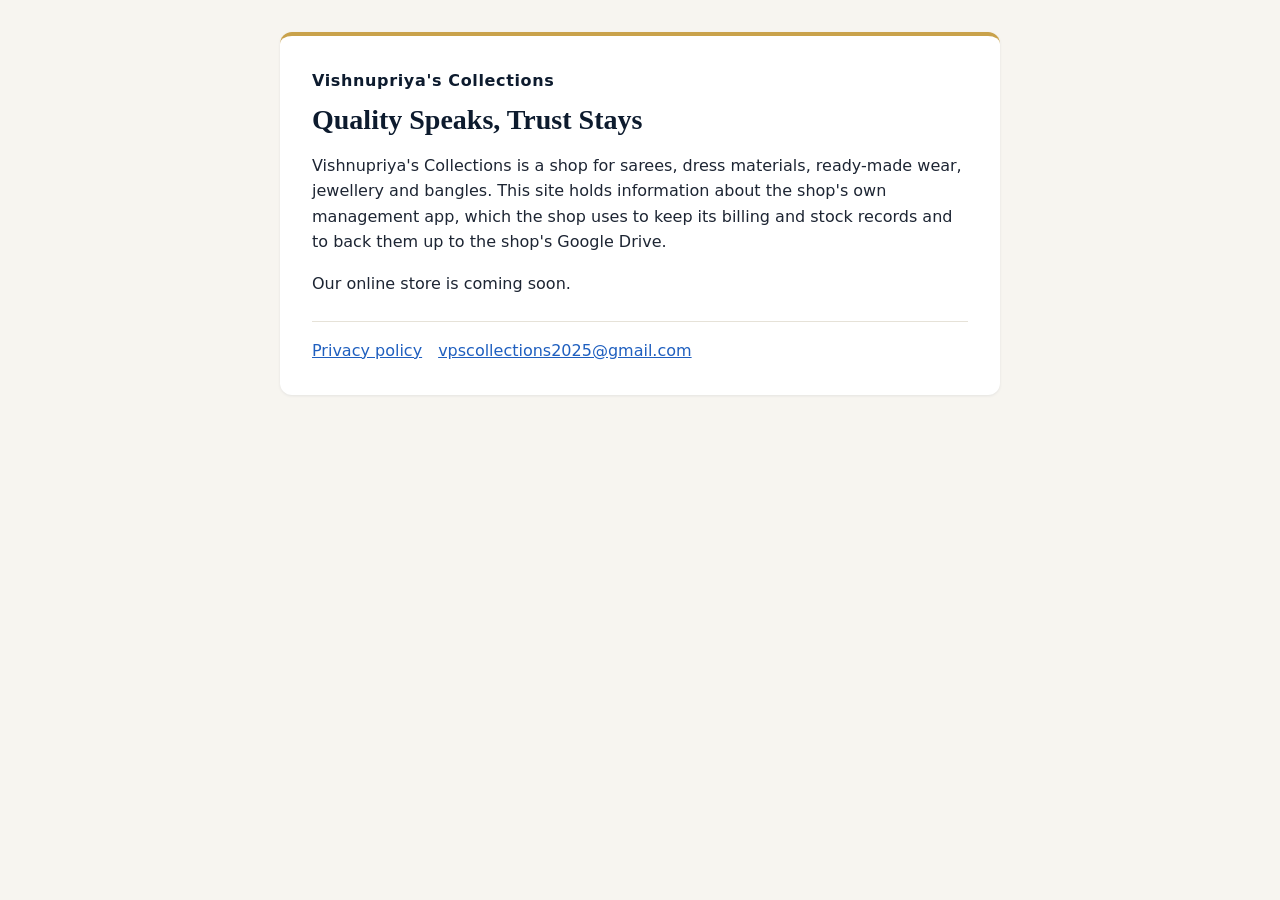
<file: index.html>
<!doctype html>
<html lang="en">
<head>
  <meta charset="utf-8">
  <meta name="viewport" content="width=device-width, initial-scale=1">
  <title>Vishnupriya's Collections</title>
  <meta name="description" content="Vishnupriya's Collections — Quality Speaks, Trust Stays.">
  <link rel="stylesheet" href="style.css">
</head>
<body>
  <main class="card">
    <p class="eyebrow">Vishnupriya's Collections</p>
    <h1>Quality Speaks, Trust Stays</h1>
    <p>Vishnupriya's Collections is a shop for sarees, dress materials, ready-made wear, jewellery and bangles. This site holds information about the shop's own
      management app, which the shop uses to keep its billing and stock records and to back them up to the shop's
      Google Drive.</p>
    <p>Our online store is coming soon.</p>
    <nav>
      <a href="privacy.html">Privacy policy</a>
      <a href="mailto:vpscollections2025@gmail.com">vpscollections2025@gmail.com</a>
    </nav>
  </main>
</body>
</html>
</file>
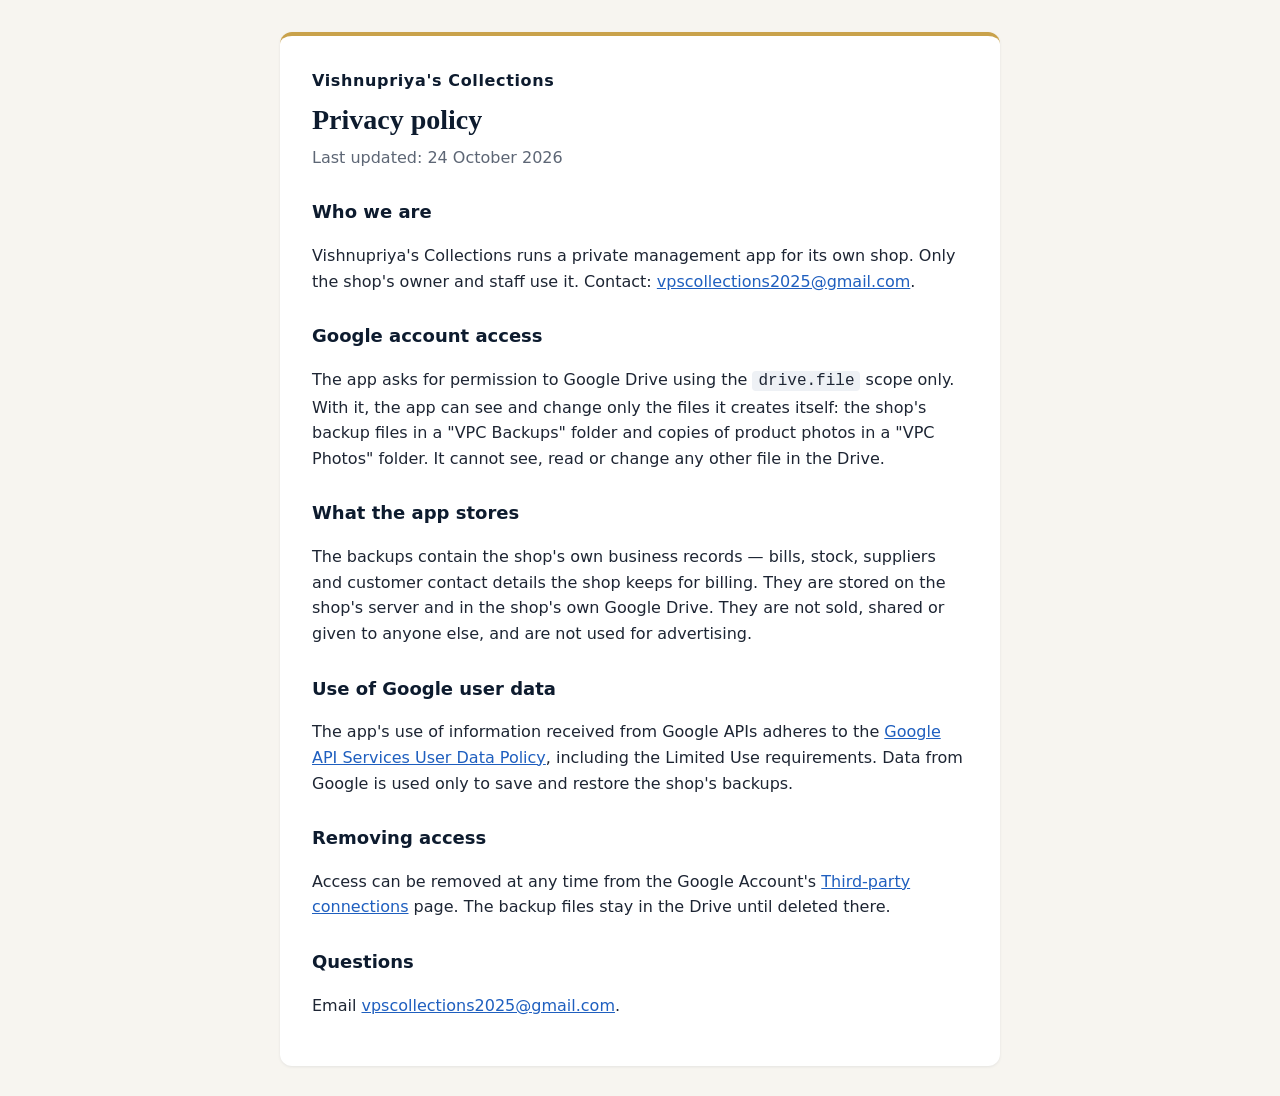
<file: privacy.html>
<!doctype html>
<html lang="en">
<head>
  <meta charset="utf-8">
  <meta name="viewport" content="width=device-width, initial-scale=1">
  <title>Privacy Policy — Vishnupriya's Collections</title>
  <link rel="stylesheet" href="style.css">
</head>
<body>
  <main class="card">
    <p class="eyebrow"><a href="./">Vishnupriya's Collections</a></p>
    <h1>Privacy policy</h1>
    <p class="muted">Last updated: 24 October 2026</p>

    <h2>Who we are</h2>
    <p>Vishnupriya's Collections runs a private management app for its own shop. Only the shop's owner and staff use
      it. Contact: <a href="mailto:vpscollections2025@gmail.com">vpscollections2025@gmail.com</a>.</p>

    <h2>Google account access</h2>
    <p>The app asks for permission to Google Drive using the <code>drive.file</code> scope only. With it, the app can
      see and change only the files it creates itself: the shop's backup files in a "VPC Backups" folder and copies
      of product photos in a "VPC Photos" folder. It cannot see, read or change any other file in the Drive.</p>

    <h2>What the app stores</h2>
    <p>The backups contain the shop's own business records — bills, stock, suppliers and customer contact details
      the shop keeps for billing. They are stored on the shop's server and in the shop's own Google Drive. They are
      not sold, shared or given to anyone else, and are not used for advertising.</p>

    <h2>Use of Google user data</h2>
    <p>The app's use of information received from Google APIs adheres to the
      <a href="https://developers.google.com/terms/api-services-user-data-policy">Google API Services User Data
      Policy</a>, including the Limited Use requirements. Data from Google is used only to save and restore the
      shop's backups.</p>

    <h2>Removing access</h2>
    <p>Access can be removed at any time from the Google Account's
      <a href="https://myaccount.google.com/connections">Third-party connections</a> page. The backup files stay in
      the Drive until deleted there.</p>

    <h2>Questions</h2>
    <p>Email <a href="mailto:vpscollections2025@gmail.com">vpscollections2025@gmail.com</a>.</p>
  </main>
</body>
</html>
</file>
<file: style.css>
:root {
  --navy: #0d1b2e;
  --gold: #c9a24b;
  --ink: #1d2533;
  --muted: #5d6675;
  --paper: #f7f5f0;
}
* { box-sizing: border-box; }
body {
  margin: 0;
  min-height: 100vh;
  padding: 32px 16px;
  background: var(--paper);
  color: var(--ink);
  font: 16px/1.6 Inter, system-ui, -apple-system, "Segoe UI", Roboto, sans-serif;
}
.card {
  max-width: 720px;
  margin: 0 auto;
  padding: 32px;
  background: #fff;
  border-top: 4px solid var(--gold);
  border-radius: 12px;
  box-shadow: 0 1px 3px rgba(13, 27, 46, 0.08);
}
.eyebrow { margin: 0 0 8px; font-weight: 600; letter-spacing: 0.04em; color: var(--navy); }
.eyebrow a { color: inherit; text-decoration: none; }
h1 { margin: 0 0 16px; font: 600 28px/1.25 "Playfair Display", Georgia, serif; color: var(--navy); }
h2 { margin: 28px 0 8px; font-size: 18px; color: var(--navy); }
.muted { color: var(--muted); margin-top: -8px; }
a { color: #1f5fbf; }
code { background: #eef1f5; padding: 1px 6px; border-radius: 4px; }
nav { display: flex; flex-wrap: wrap; gap: 16px; margin-top: 24px; padding-top: 16px; border-top: 1px solid #e6e2d8; }
@media (max-width: 480px) { .card { padding: 20px; } h1 { font-size: 24px; } }
</file>
